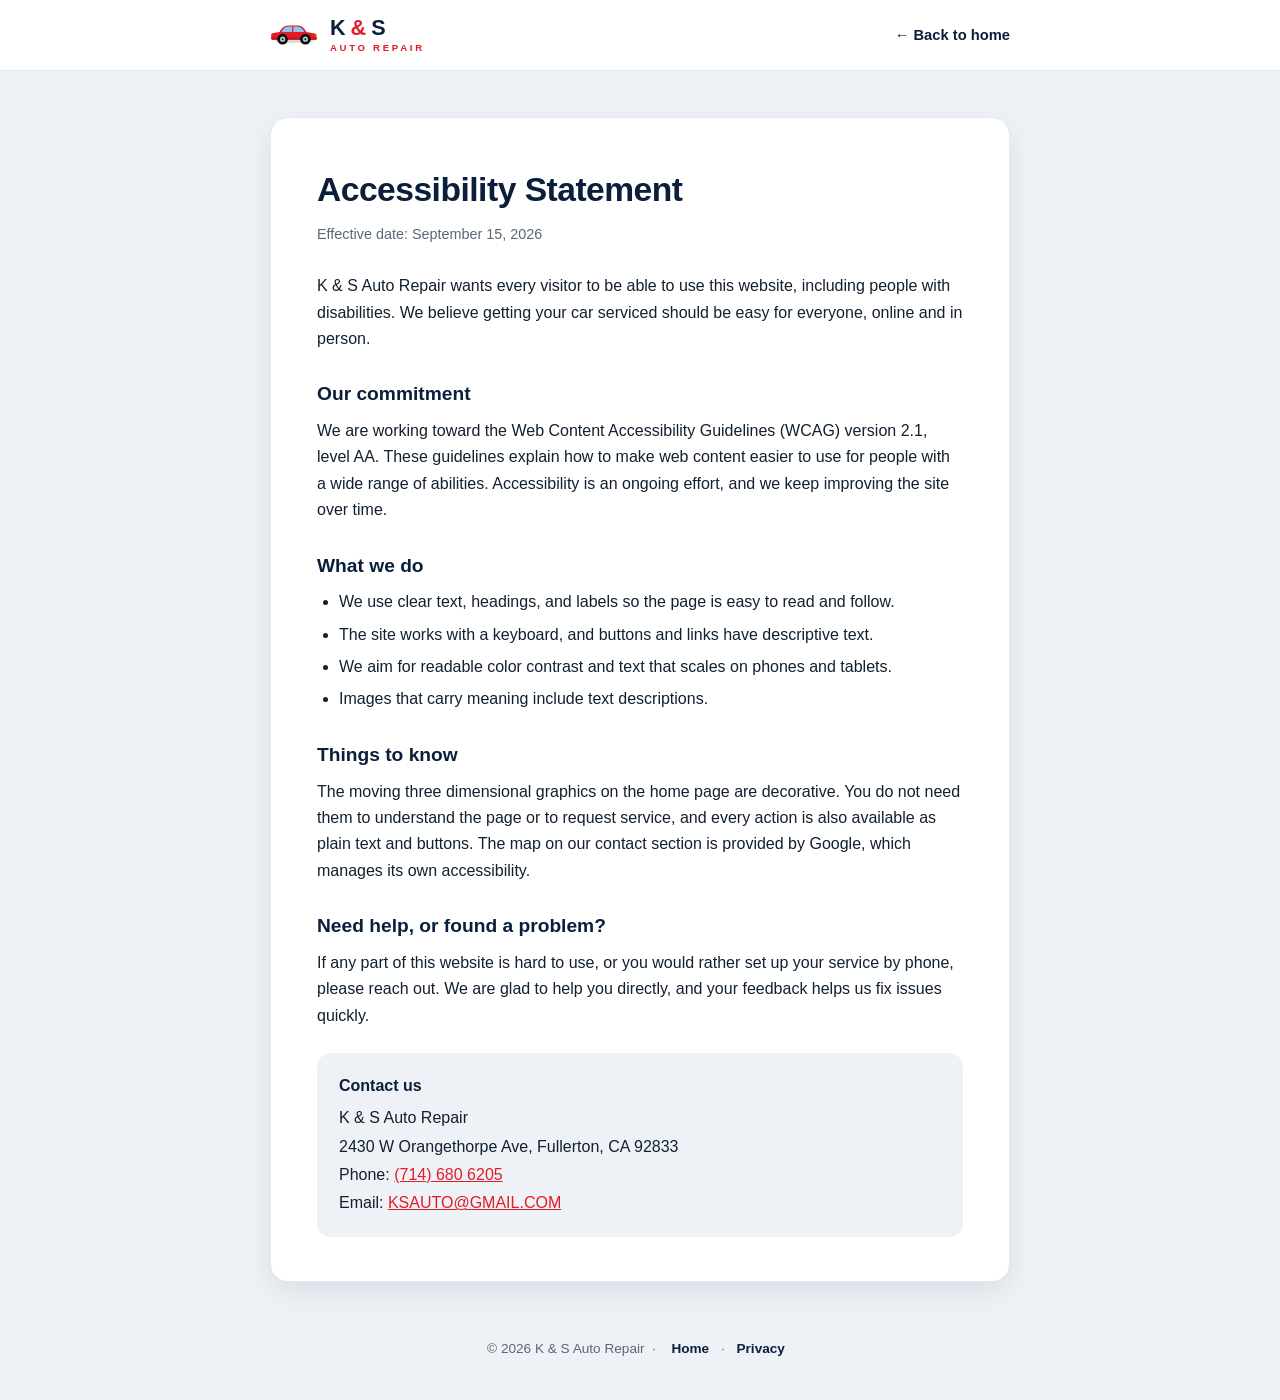
<file: accessibility.html>
<!doctype html>
<html lang="en">
<head>
<meta charset="utf-8">
<meta name="viewport" content="width=device-width, initial-scale=1">
<title>Accessibility · K & S Auto Repair · Fullerton</title>
<meta name="description" content="Accessibility statement for K & S Auto Repair in Fullerton, CA. Our commitment to a website everyone can use, and how to reach us for help.">
<meta name="robots" content="index,follow">
<link rel="canonical" href="https://ks-auto-repair.vercel.app/accessibility.html">
<link rel="icon" href="data:image/svg+xml,%3Csvg%20xmlns%3D%27http%3A%2F%2Fwww.w3.org%2F2000%2Fsvg%27%20viewBox%3D%270%200%20100%20100%27%3E%3Crect%20width%3D%27100%27%20height%3D%27100%27%20rx%3D%2722%27%20fill%3D%27%23ffffff%27%2F%3E%3Cg%20transform%3D%27matrix%281.3%2C0%2C0%2C1.3%2C-15%2C-14%29%27%3E%3Cpath%20d%3D%27M12%2055%20L12%2049%20C12%2047%2013%2046%2015.5%2045.5%20L26%2044%20C28.5%2039%2032%2033.5%2040%2033%20L56%2033%20C63%2033%2067%2037.5%2071%2044%20L84.5%2046.5%20C87%2047%2088%2048.5%2088%2051%20L88%2055%20C88%2056.1%2087.1%2057%2086%2057%20L14%2057%20C12.9%2057%2012%2056.1%2012%2055%20Z%27%20fill%3D%27%23e11d2a%27%2F%3E%3Cpath%20d%3D%27M29.5%2044%20C31.5%2039.5%2034.5%2035.2%2040.2%2035%20L47%2035%20L47%2044%20Z%27%20fill%3D%27%238fc4ee%27%2F%3E%3Cpath%20d%3D%27M49%2035%20L55.5%2035%20C61%2035.2%2064.5%2039%2067.5%2044%20L49%2044%20Z%27%20fill%3D%27%238fc4ee%27%2F%3E%3Ccircle%20cx%3D%2731%27%20cy%3D%2756%27%20r%3D%279%27%20fill%3D%27%230b0d11%27%2F%3E%3Ccircle%20cx%3D%2731%27%20cy%3D%2756%27%20r%3D%274%27%20fill%3D%27%23c4ccd4%27%2F%3E%3Ccircle%20cx%3D%2769%27%20cy%3D%2756%27%20r%3D%279%27%20fill%3D%27%230b0d11%27%2F%3E%3Ccircle%20cx%3D%2769%27%20cy%3D%2756%27%20r%3D%274%27%20fill%3D%27%23c4ccd4%27%2F%3E%3C%2Fg%3E%3C%2Fsvg%3E">
<style>
:root{--navy:#0b1f3a;--red:#e11d2a;--ink:#12202f;--muted:#5a6775;--line:#e2e8f0;--bg:#eef2f7}
*{margin:0;padding:0;box-sizing:border-box}
body{font-family:-apple-system,'Segoe UI',Roboto,Helvetica,Arial,sans-serif;color:var(--ink);background:var(--bg);line-height:1.65}
a{color:var(--red)}
.wrap{max-width:780px;margin:0 auto;padding:0 20px}
header{background:#fff;border-bottom:1px solid var(--line)}
.nav{display:flex;align-items:center;justify-content:space-between;height:70px}
.brand{display:flex;align-items:center;gap:12px}
.logo{width:48px;height:48px;flex-shrink:0}
.logo svg{width:100%;height:100%;display:block}
.wordmark{display:flex;flex-direction:column;line-height:1}
.wm-name{font-size:1.35rem;font-weight:900;letter-spacing:-.5px;color:var(--navy)}
.wm-name .amp{color:var(--red)}
.wm-sub{font-size:.6rem;font-weight:800;letter-spacing:.28em;color:var(--red);margin-top:4px}
.back{font-weight:800;color:var(--navy);text-decoration:none;font-size:.92rem}
.back:hover{color:var(--red)}
main{padding:46px 0 30px}
.doc{background:#fff;border:1px solid var(--line);border-radius:18px;padding:44px 46px;box-shadow:0 10px 30px rgba(12,15,20,.08)}
h1{font-size:2.1rem;font-weight:900;color:var(--navy);letter-spacing:-.5px;margin-bottom:6px}
.eff{color:var(--muted);font-size:.9rem;margin-bottom:26px}
h2{font-size:1.2rem;font-weight:800;color:var(--navy);margin:26px 0 8px}
p{margin-bottom:12px;color:var(--ink)}
ul{margin:0 0 12px 22px}
li{margin-bottom:6px}
.contactbox{background:var(--bg);border-radius:14px;padding:20px 22px;margin-top:24px}
.contactbox b{color:var(--navy)}
footer{padding:26px 0 40px;text-align:center;color:var(--muted);font-size:.85rem}
footer a{color:var(--navy);font-weight:700;text-decoration:none;margin:0 8px}
footer a:hover{color:var(--red)}
@media(max-width:560px){.doc{padding:28px 22px}h1{font-size:1.7rem}}
</style>
</head>
<body>
<header>
  <div class="wrap nav">
    <a href="index.html" class="brand" style="text-decoration:none">
      <span class="logo"><svg viewBox="0 0 100 100" xmlns="http://www.w3.org/2000/svg"><g transform="matrix(1.25,0,0,1.25,-12.5,-11.25)"><ellipse cx="50" cy="58.5" rx="32" ry="4" fill="#000" opacity=".14"/><path d="M12 55 L12 49 C12 47 13 46 15.5 45.5 L26 44 C28.5 39 32 33.5 40 33 L56 33 C63 33 67 37.5 71 44 L84.5 46.5 C87 47 88 48.5 88 51 L88 55 C88 56.1 87.1 57 86 57 L14 57 C12.9 57 12 56.1 12 55 Z" fill="#e11d2a"/><path d="M12 53 L88 53 L88 55 C88 56.1 87.1 57 86 57 L14 57 C12.9 57 12 56.1 12 55 Z" fill="#c8151f"/><path d="M29.5 44 C31.5 39.5 34.5 35.2 40.2 35 L47 35 L47 44 Z" fill="#8fc4ee"/><path d="M49 35 L55.5 35 C61 35.2 64.5 39 67.5 44 L49 44 Z" fill="#8fc4ee"/><rect x="85.5" y="48.5" width="3" height="3.4" rx="1.2" fill="#f0a500"/><circle cx="31" cy="56" r="9" fill="#0b0d11"/><circle cx="31" cy="56" r="4.3" fill="#c4ccd4"/><circle cx="31" cy="56" r="1.7" fill="#0b0d11"/><circle cx="69" cy="56" r="9" fill="#0b0d11"/><circle cx="69" cy="56" r="4.3" fill="#c4ccd4"/><circle cx="69" cy="56" r="1.7" fill="#0b0d11"/></g></svg></span>
      <span class="wordmark"><span class="wm-name">K <span class="amp">&amp;</span> S</span><span class="wm-sub">AUTO REPAIR</span></span>
    </a>
    <a class="back" href="index.html">&larr; Back to home</a>
  </div>
</header>

<main>
  <div class="wrap">
    <div class="doc">
      <h1>Accessibility Statement</h1>
      <div class="eff">Effective date: September 15, 2026</div>

      <p>K &amp; S Auto Repair wants every visitor to be able to use this website, including people with disabilities. We believe getting your car serviced should be easy for everyone, online and in person.</p>

      <h2>Our commitment</h2>
      <p>We are working toward the Web Content Accessibility Guidelines (WCAG) version 2.1, level AA. These guidelines explain how to make web content easier to use for people with a wide range of abilities. Accessibility is an ongoing effort, and we keep improving the site over time.</p>

      <h2>What we do</h2>
      <ul>
        <li>We use clear text, headings, and labels so the page is easy to read and follow.</li>
        <li>The site works with a keyboard, and buttons and links have descriptive text.</li>
        <li>We aim for readable color contrast and text that scales on phones and tablets.</li>
        <li>Images that carry meaning include text descriptions.</li>
      </ul>

      <h2>Things to know</h2>
      <p>The moving three dimensional graphics on the home page are decorative. You do not need them to understand the page or to request service, and every action is also available as plain text and buttons. The map on our contact section is provided by Google, which manages its own accessibility.</p>

      <h2>Need help, or found a problem?</h2>
      <p>If any part of this website is hard to use, or you would rather set up your service by phone, please reach out. We are glad to help you directly, and your feedback helps us fix issues quickly.</p>

      <div class="contactbox">
        <p style="margin-bottom:6px"><b>Contact us</b></p>
        <p style="margin-bottom:2px">K &amp; S Auto Repair</p>
        <p style="margin-bottom:2px">2430 W Orangethorpe Ave, Fullerton, CA 92833</p>
        <p style="margin-bottom:2px">Phone: <a href="tel:+17146806205">(714) 680 6205</a></p>
        <p style="margin-bottom:0">Email: <a href="mailto:KSAUTO@GMAIL.COM">KSAUTO@GMAIL.COM</a></p>
      </div>
    </div>
  </div>
</main>

<footer>
  <div class="wrap">
    © 2026 K &amp; S Auto Repair &nbsp;·&nbsp;
    <a href="index.html">Home</a> ·
    <a href="privacy.html">Privacy</a>
  </div>
</footer>
</body>
</html>
</file>
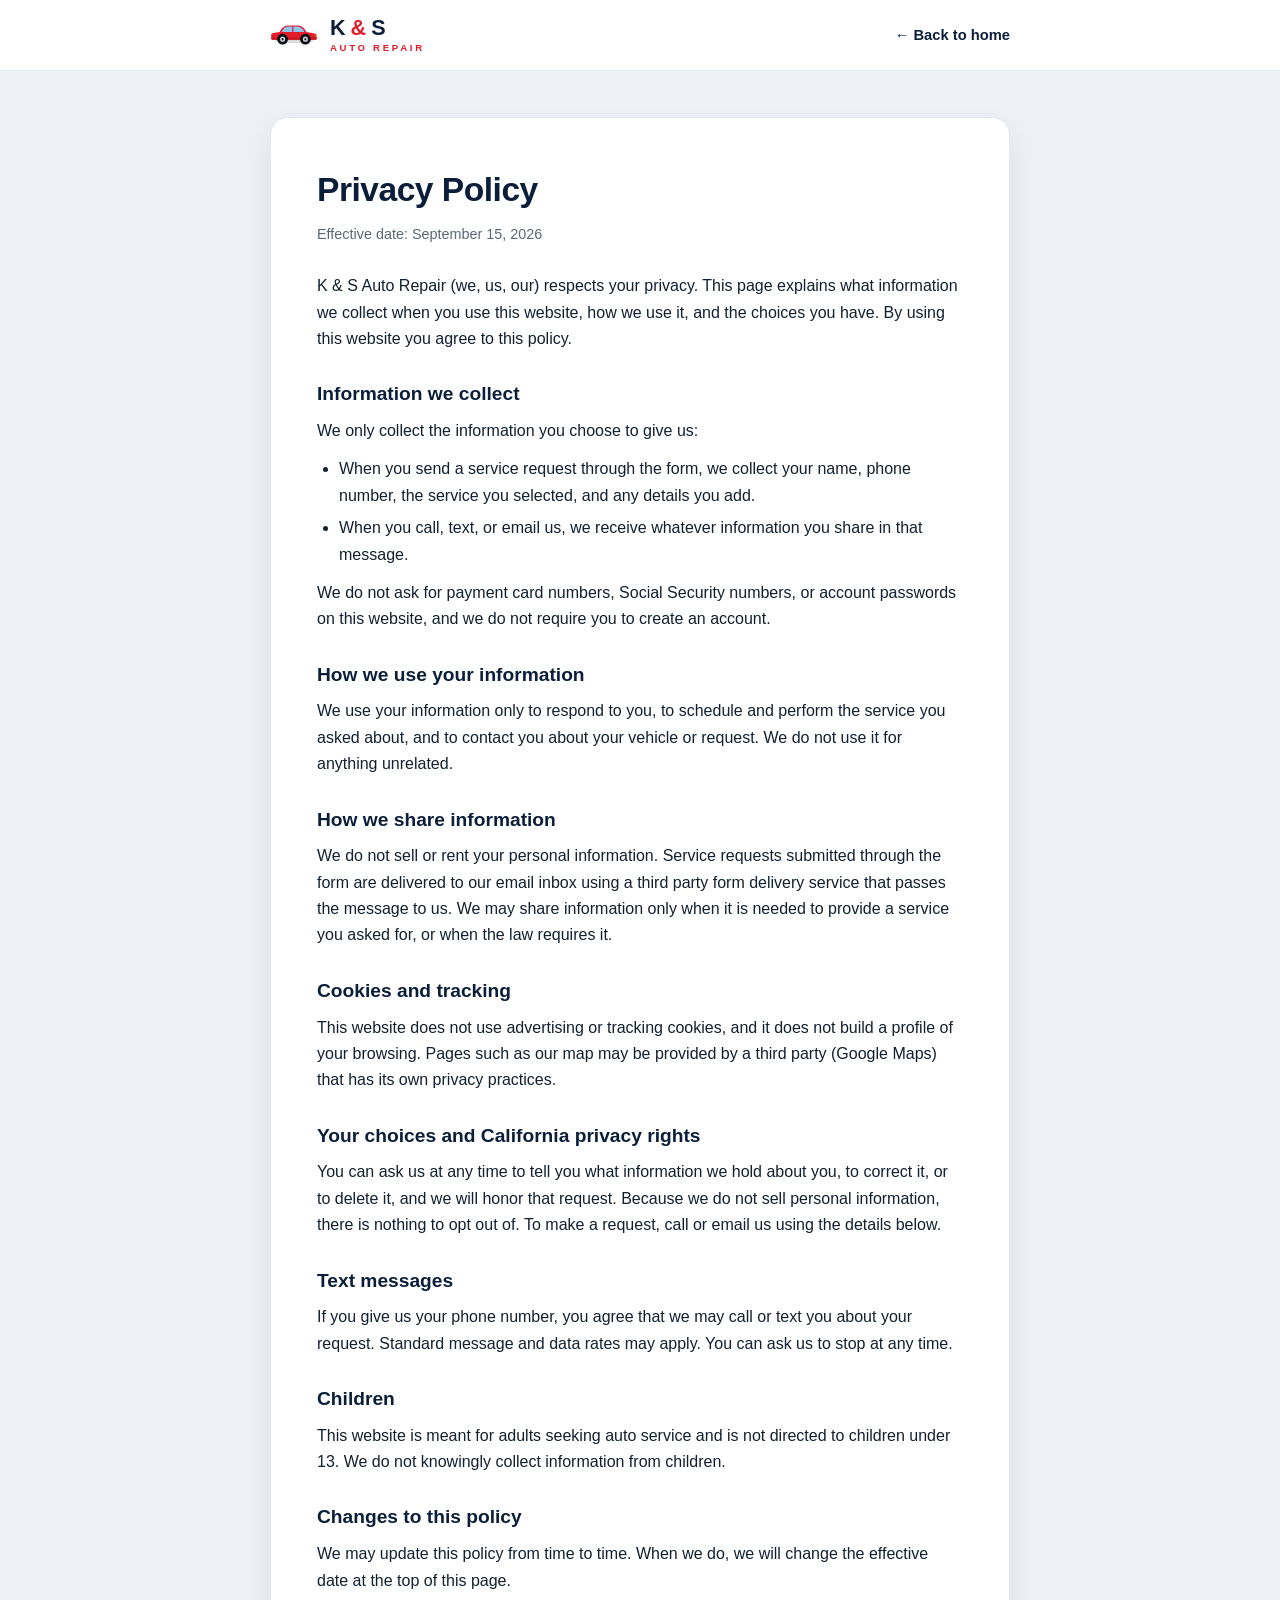
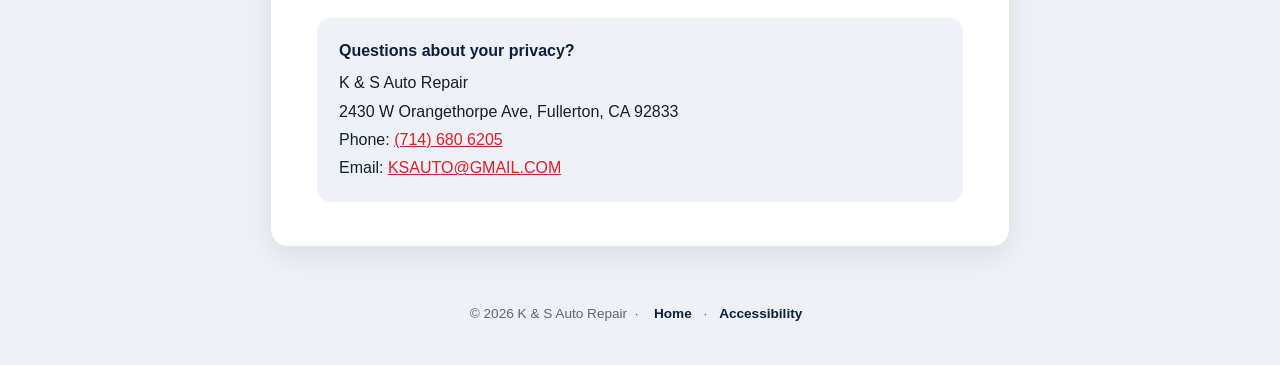
<file: privacy.html>
<!doctype html>
<html lang="en">
<head>
<meta charset="utf-8">
<meta name="viewport" content="width=device-width, initial-scale=1">
<title>Privacy Policy · K & S Auto Repair · Fullerton</title>
<meta name="description" content="Privacy Policy for K & S Auto Repair in Fullerton, CA. How we handle the information you share when you request service.">
<meta name="robots" content="index,follow">
<link rel="canonical" href="https://ks-auto-repair.vercel.app/privacy.html">
<link rel="icon" href="data:image/svg+xml,%3Csvg%20xmlns%3D%27http%3A%2F%2Fwww.w3.org%2F2000%2Fsvg%27%20viewBox%3D%270%200%20100%20100%27%3E%3Crect%20width%3D%27100%27%20height%3D%27100%27%20rx%3D%2722%27%20fill%3D%27%23ffffff%27%2F%3E%3Cg%20transform%3D%27matrix%281.3%2C0%2C0%2C1.3%2C-15%2C-14%29%27%3E%3Cpath%20d%3D%27M12%2055%20L12%2049%20C12%2047%2013%2046%2015.5%2045.5%20L26%2044%20C28.5%2039%2032%2033.5%2040%2033%20L56%2033%20C63%2033%2067%2037.5%2071%2044%20L84.5%2046.5%20C87%2047%2088%2048.5%2088%2051%20L88%2055%20C88%2056.1%2087.1%2057%2086%2057%20L14%2057%20C12.9%2057%2012%2056.1%2012%2055%20Z%27%20fill%3D%27%23e11d2a%27%2F%3E%3Cpath%20d%3D%27M29.5%2044%20C31.5%2039.5%2034.5%2035.2%2040.2%2035%20L47%2035%20L47%2044%20Z%27%20fill%3D%27%238fc4ee%27%2F%3E%3Cpath%20d%3D%27M49%2035%20L55.5%2035%20C61%2035.2%2064.5%2039%2067.5%2044%20L49%2044%20Z%27%20fill%3D%27%238fc4ee%27%2F%3E%3Ccircle%20cx%3D%2731%27%20cy%3D%2756%27%20r%3D%279%27%20fill%3D%27%230b0d11%27%2F%3E%3Ccircle%20cx%3D%2731%27%20cy%3D%2756%27%20r%3D%274%27%20fill%3D%27%23c4ccd4%27%2F%3E%3Ccircle%20cx%3D%2769%27%20cy%3D%2756%27%20r%3D%279%27%20fill%3D%27%230b0d11%27%2F%3E%3Ccircle%20cx%3D%2769%27%20cy%3D%2756%27%20r%3D%274%27%20fill%3D%27%23c4ccd4%27%2F%3E%3C%2Fg%3E%3C%2Fsvg%3E">
<style>
:root{--navy:#0b1f3a;--red:#e11d2a;--ink:#12202f;--muted:#5a6775;--line:#e2e8f0;--bg:#eef2f7}
*{margin:0;padding:0;box-sizing:border-box}
body{font-family:-apple-system,'Segoe UI',Roboto,Helvetica,Arial,sans-serif;color:var(--ink);background:var(--bg);line-height:1.65}
a{color:var(--red)}
.wrap{max-width:780px;margin:0 auto;padding:0 20px}
header{background:#fff;border-bottom:1px solid var(--line)}
.nav{display:flex;align-items:center;justify-content:space-between;height:70px}
.brand{display:flex;align-items:center;gap:12px}
.logo{width:48px;height:48px;flex-shrink:0}
.logo svg{width:100%;height:100%;display:block}
.wordmark{display:flex;flex-direction:column;line-height:1}
.wm-name{font-size:1.35rem;font-weight:900;letter-spacing:-.5px;color:var(--navy)}
.wm-name .amp{color:var(--red)}
.wm-sub{font-size:.6rem;font-weight:800;letter-spacing:.28em;color:var(--red);margin-top:4px}
.back{font-weight:800;color:var(--navy);text-decoration:none;font-size:.92rem}
.back:hover{color:var(--red)}
main{padding:46px 0 30px}
.doc{background:#fff;border:1px solid var(--line);border-radius:18px;padding:44px 46px;box-shadow:0 10px 30px rgba(12,15,20,.08)}
h1{font-size:2.1rem;font-weight:900;color:var(--navy);letter-spacing:-.5px;margin-bottom:6px}
.eff{color:var(--muted);font-size:.9rem;margin-bottom:26px}
h2{font-size:1.2rem;font-weight:800;color:var(--navy);margin:26px 0 8px}
p{margin-bottom:12px;color:var(--ink)}
ul{margin:0 0 12px 22px}
li{margin-bottom:6px}
.contactbox{background:var(--bg);border-radius:14px;padding:20px 22px;margin-top:24px}
.contactbox b{color:var(--navy)}
footer{padding:26px 0 40px;text-align:center;color:var(--muted);font-size:.85rem}
footer a{color:var(--navy);font-weight:700;text-decoration:none;margin:0 8px}
footer a:hover{color:var(--red)}
@media(max-width:560px){.doc{padding:28px 22px}h1{font-size:1.7rem}}
</style>
</head>
<body>
<header>
  <div class="wrap nav">
    <a href="index.html" class="brand" style="text-decoration:none">
      <span class="logo"><svg viewBox="0 0 100 100" xmlns="http://www.w3.org/2000/svg"><g transform="matrix(1.25,0,0,1.25,-12.5,-11.25)"><ellipse cx="50" cy="58.5" rx="32" ry="4" fill="#000" opacity=".14"/><path d="M12 55 L12 49 C12 47 13 46 15.5 45.5 L26 44 C28.5 39 32 33.5 40 33 L56 33 C63 33 67 37.5 71 44 L84.5 46.5 C87 47 88 48.5 88 51 L88 55 C88 56.1 87.1 57 86 57 L14 57 C12.9 57 12 56.1 12 55 Z" fill="#e11d2a"/><path d="M12 53 L88 53 L88 55 C88 56.1 87.1 57 86 57 L14 57 C12.9 57 12 56.1 12 55 Z" fill="#c8151f"/><path d="M29.5 44 C31.5 39.5 34.5 35.2 40.2 35 L47 35 L47 44 Z" fill="#8fc4ee"/><path d="M49 35 L55.5 35 C61 35.2 64.5 39 67.5 44 L49 44 Z" fill="#8fc4ee"/><rect x="85.5" y="48.5" width="3" height="3.4" rx="1.2" fill="#f0a500"/><circle cx="31" cy="56" r="9" fill="#0b0d11"/><circle cx="31" cy="56" r="4.3" fill="#c4ccd4"/><circle cx="31" cy="56" r="1.7" fill="#0b0d11"/><circle cx="69" cy="56" r="9" fill="#0b0d11"/><circle cx="69" cy="56" r="4.3" fill="#c4ccd4"/><circle cx="69" cy="56" r="1.7" fill="#0b0d11"/></g></svg></span>
      <span class="wordmark"><span class="wm-name">K <span class="amp">&amp;</span> S</span><span class="wm-sub">AUTO REPAIR</span></span>
    </a>
    <a class="back" href="index.html">&larr; Back to home</a>
  </div>
</header>

<main>
  <div class="wrap">
    <div class="doc">
      <h1>Privacy Policy</h1>
      <div class="eff">Effective date: September 15, 2026</div>

      <p>K &amp; S Auto Repair (we, us, our) respects your privacy. This page explains what information we collect when you use this website, how we use it, and the choices you have. By using this website you agree to this policy.</p>

      <h2>Information we collect</h2>
      <p>We only collect the information you choose to give us:</p>
      <ul>
        <li>When you send a service request through the form, we collect your name, phone number, the service you selected, and any details you add.</li>
        <li>When you call, text, or email us, we receive whatever information you share in that message.</li>
      </ul>
      <p>We do not ask for payment card numbers, Social Security numbers, or account passwords on this website, and we do not require you to create an account.</p>

      <h2>How we use your information</h2>
      <p>We use your information only to respond to you, to schedule and perform the service you asked about, and to contact you about your vehicle or request. We do not use it for anything unrelated.</p>

      <h2>How we share information</h2>
      <p>We do not sell or rent your personal information. Service requests submitted through the form are delivered to our email inbox using a third party form delivery service that passes the message to us. We may share information only when it is needed to provide a service you asked for, or when the law requires it.</p>

      <h2>Cookies and tracking</h2>
      <p>This website does not use advertising or tracking cookies, and it does not build a profile of your browsing. Pages such as our map may be provided by a third party (Google Maps) that has its own privacy practices.</p>

      <h2>Your choices and California privacy rights</h2>
      <p>You can ask us at any time to tell you what information we hold about you, to correct it, or to delete it, and we will honor that request. Because we do not sell personal information, there is nothing to opt out of. To make a request, call or email us using the details below.</p>

      <h2>Text messages</h2>
      <p>If you give us your phone number, you agree that we may call or text you about your request. Standard message and data rates may apply. You can ask us to stop at any time.</p>

      <h2>Children</h2>
      <p>This website is meant for adults seeking auto service and is not directed to children under 13. We do not knowingly collect information from children.</p>

      <h2>Changes to this policy</h2>
      <p>We may update this policy from time to time. When we do, we will change the effective date at the top of this page.</p>

      <div class="contactbox">
        <p style="margin-bottom:6px"><b>Questions about your privacy?</b></p>
        <p style="margin-bottom:2px">K &amp; S Auto Repair</p>
        <p style="margin-bottom:2px">2430 W Orangethorpe Ave, Fullerton, CA 92833</p>
        <p style="margin-bottom:2px">Phone: <a href="tel:+17146806205">(714) 680 6205</a></p>
        <p style="margin-bottom:0">Email: <a href="mailto:KSAUTO@GMAIL.COM">KSAUTO@GMAIL.COM</a></p>
      </div>
    </div>
  </div>
</main>

<footer>
  <div class="wrap">
    © 2026 K &amp; S Auto Repair &nbsp;·&nbsp;
    <a href="index.html">Home</a> ·
    <a href="accessibility.html">Accessibility</a>
  </div>
</footer>
</body>
</html>
</file>
